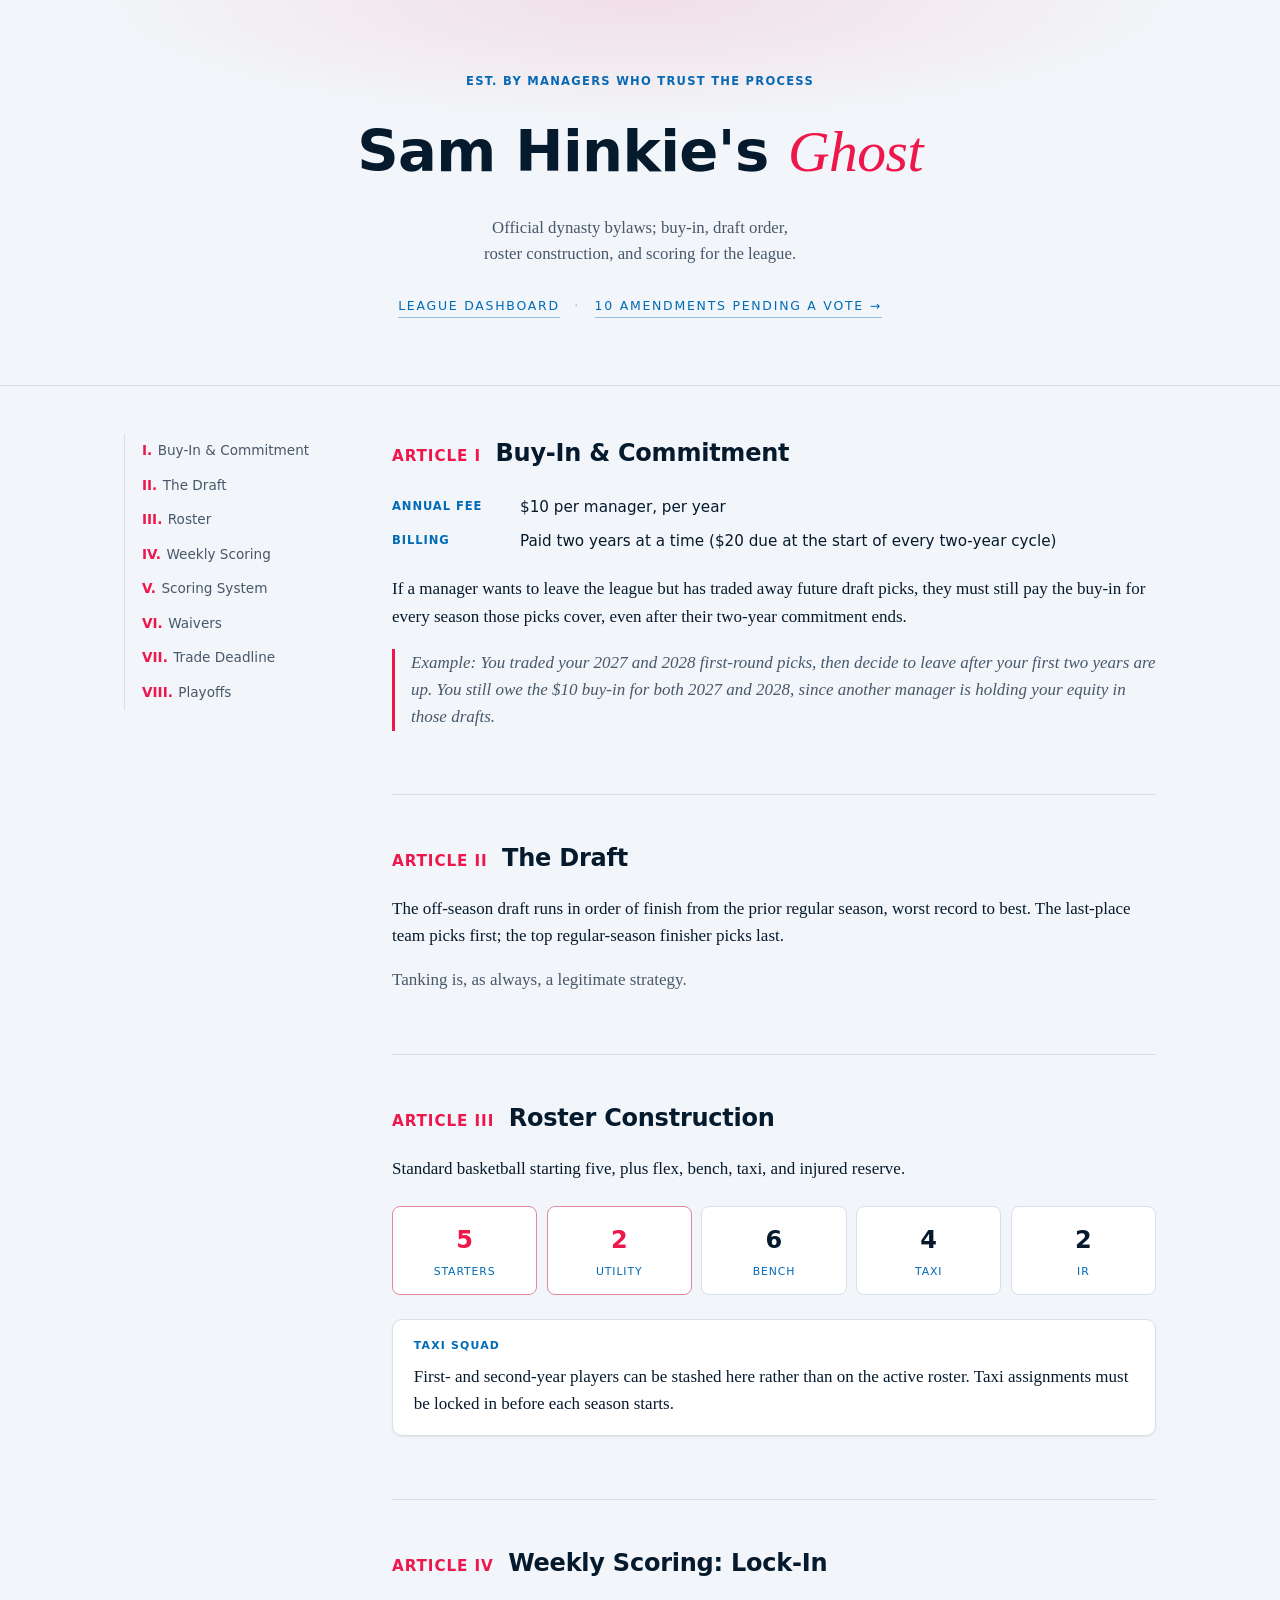
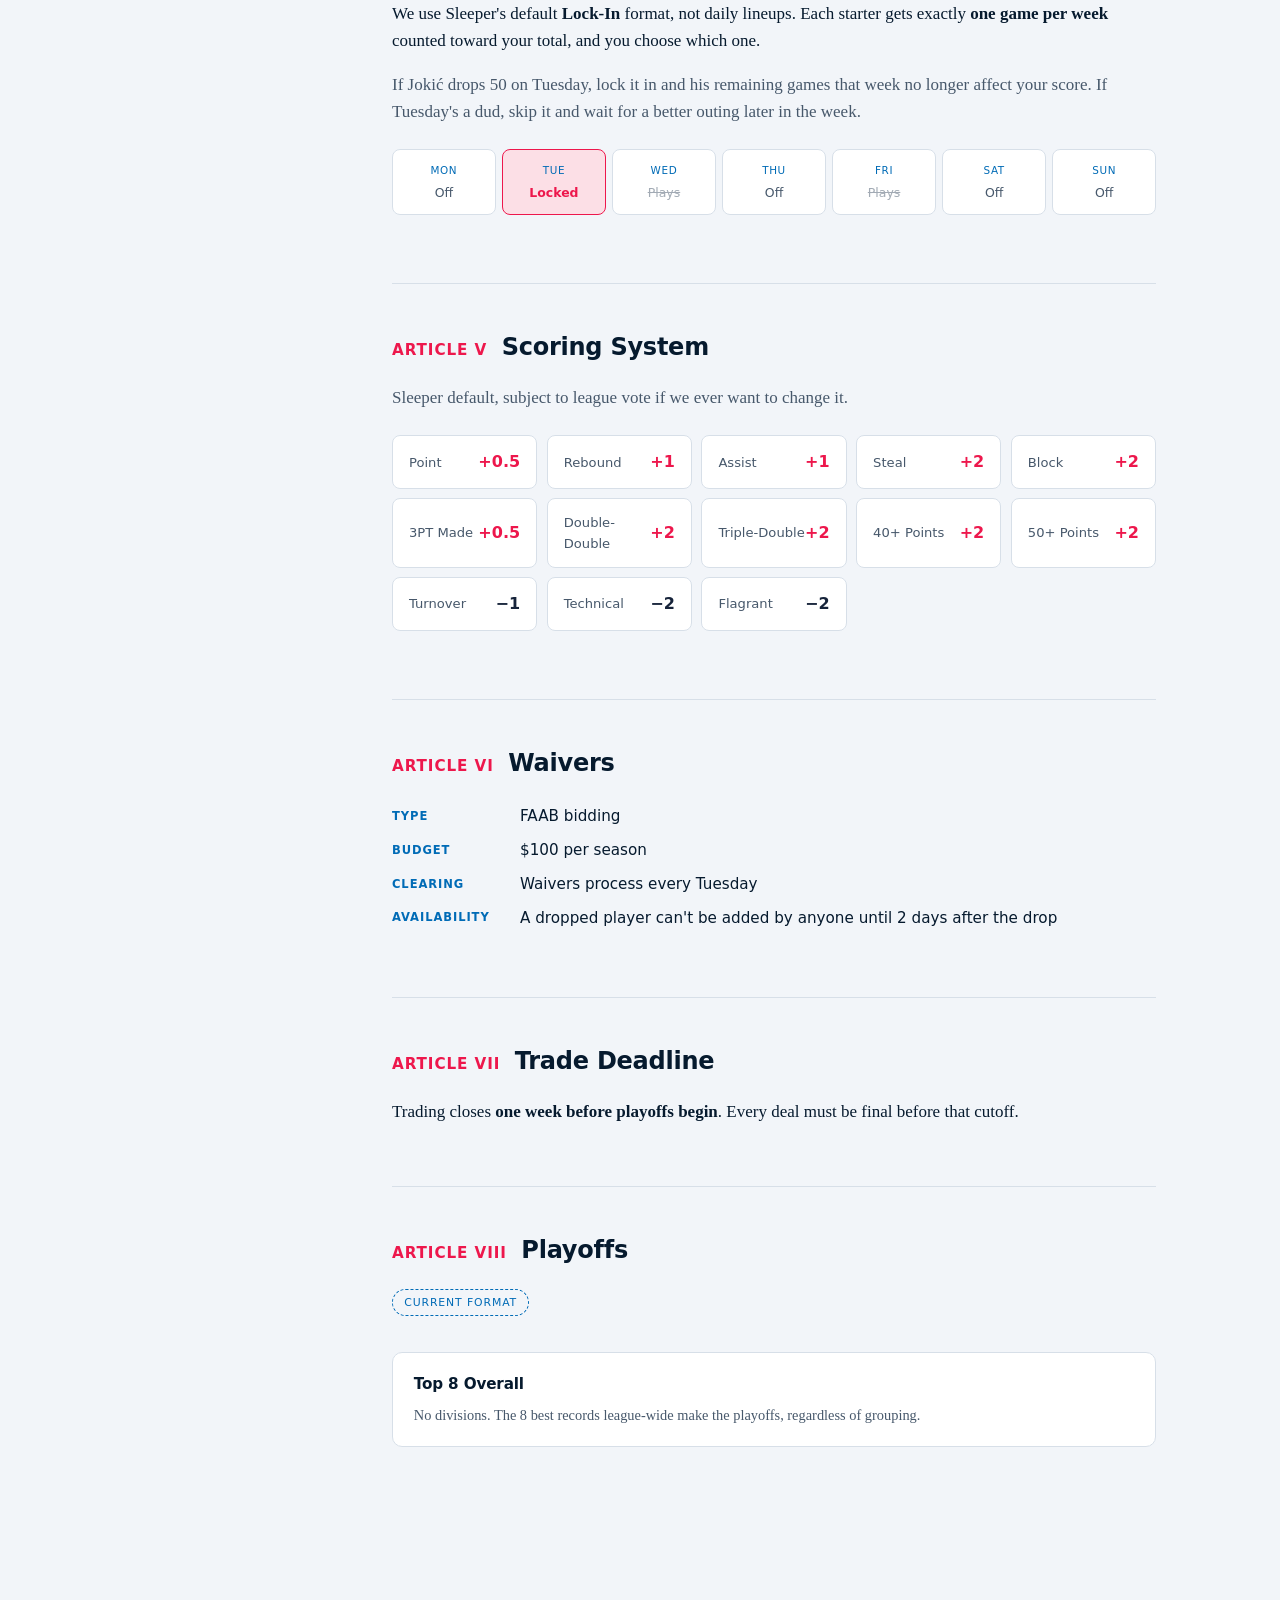
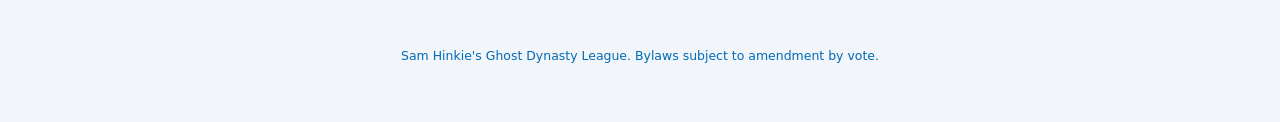
<file: index.html>
<!doctype html>
<html lang="en">
  <head>
    <meta charset="UTF-8" />
    <meta name="viewport" content="width=device-width, initial-scale=1.0" />
    <title>Sam Hinkie's Ghost. Dynasty Basketball Bylaws</title>
    <link rel="stylesheet" href="styles/tokens.css" />
    <link rel="stylesheet" href="styles/base.css" />
    <link rel="stylesheet" href="styles/layout.css" />
    <link rel="stylesheet" href="styles/components.css" />
  </head>
  <body>
    <header class="hero">
      <p class="eyebrow label">Est. by managers who trust the process</p>
      <h1 class="title">Sam Hinkie's <span class="ghost-word">Ghost</span></h1>
      <p class="subtitle">
        Official dynasty bylaws; buy-in, draft order, roster construction, and
        scoring for the league.
      </p>
      <p class="tagline">
        <a class="hero-link" href="/dashboard">League dashboard</a>
        <span class="hero-sep" aria-hidden="true">·</span>
        <a class="hero-link" href="/votes">10 amendments pending a vote →</a>
      </p>
    </header>

    <div class="layout">
      <nav class="toc" aria-label="Table of contents">
        <ol>
          <li>
            <a href="#buyin"
              ><span class="roman">I.</span>Buy-In &amp; Commitment</a
            >
          </li>
          <li>
            <a href="#draft"><span class="roman">II.</span>The Draft</a>
          </li>
          <li>
            <a href="#roster"><span class="roman">III.</span>Roster</a>
          </li>
          <li>
            <a href="#lockin"><span class="roman">IV.</span>Weekly Scoring</a>
          </li>
          <li>
            <a href="#points"><span class="roman">V.</span>Scoring System</a>
          </li>
          <li>
            <a href="#waivers"><span class="roman">VI.</span>Waivers</a>
          </li>
          <li>
            <a href="#deadline"
              ><span class="roman">VII.</span>Trade Deadline</a
            >
          </li>
          <li>
            <a href="#playoffs"><span class="roman">VIII.</span>Playoffs</a>
          </li>
        </ol>
      </nav>

      <main>
        <article class="rule" id="buyin">
          <div class="rule-head">
            <span class="rule-num">ARTICLE I</span>
            <h2>Buy-In &amp; Commitment</h2>
          </div>

          <dl class="facts">
            <dt>Annual Fee</dt>
            <dd>$10 per manager, per year</dd>
            <dt>Billing</dt>
            <dd>
              Paid two years at a time ($20 due at the start of every two-year
              cycle)
            </dd>
          </dl>

          <p>
            If a manager wants to leave the league but has traded away future
            draft picks, they must still pay the buy-in for every season those
            picks cover, even after their two-year commitment ends.
          </p>

          <div class="example">
            Example: You traded your 2027 and 2028 first-round picks, then
            decide to leave after your first two years are up. You still owe the
            $10 buy-in for both 2027 and 2028, since another manager is holding
            your equity in those drafts.
          </div>
        </article>

        <article class="rule" id="draft">
          <div class="rule-head">
            <span class="rule-num">ARTICLE II</span>
            <h2>The Draft</h2>
          </div>
          <p>
            The off-season draft runs in order of finish from the prior regular
            season, worst record to best. The last-place team picks first; the
            top regular-season finisher picks last.
          </p>
          <p class="soft">Tanking is, as always, a legitimate strategy.</p>
        </article>

        <article class="rule" id="roster">
          <div class="rule-head">
            <span class="rule-num">ARTICLE III</span>
            <h2>Roster Construction</h2>
          </div>
          <p>
            Standard basketball starting five, plus flex, bench, taxi, and
            injured reserve.
          </p>

          <div class="roster">
            <div class="slot accent">
              <span class="count">5</span><span class="name">Starters</span>
            </div>
            <div class="slot accent">
              <span class="count">2</span><span class="name">Utility</span>
            </div>
            <div class="slot">
              <span class="count">6</span><span class="name">Bench</span>
            </div>
            <div class="slot">
              <span class="count">4</span><span class="name">Taxi</span>
            </div>
            <div class="slot">
              <span class="count">2</span><span class="name">IR</span>
            </div>
          </div>

          <div class="callout">
            <span class="label">Taxi squad</span>
            First- and second-year players can be stashed here rather than on
            the active roster. Taxi assignments must be locked in before each
            season starts.
          </div>
        </article>

        <article class="rule" id="lockin">
          <div class="rule-head">
            <span class="rule-num">ARTICLE IV</span>
            <h2>Weekly Scoring: Lock-In</h2>
          </div>
          <p>
            We use Sleeper's default <strong>Lock-In</strong> format, not daily
            lineups. Each starter gets exactly
            <strong>one game per week</strong> counted toward your total, and
            you choose which one.
          </p>

          <p class="soft">
            If Jokić drops 50 on Tuesday, lock it in and his remaining games
            that week no longer affect your score. If Tuesday's a dud, skip it
            and wait for a better outing later in the week.
          </p>

          <div class="week-strip">
            <div class="day">
              <span class="d">Mon</span><span class="g">Off</span>
            </div>
            <div class="day locked">
              <span class="d">Tue</span><span class="g">Locked</span>
            </div>
            <div class="day skip">
              <span class="d">Wed</span><span class="g">Plays</span>
            </div>
            <div class="day">
              <span class="d">Thu</span><span class="g">Off</span>
            </div>
            <div class="day skip">
              <span class="d">Fri</span><span class="g">Plays</span>
            </div>
            <div class="day">
              <span class="d">Sat</span><span class="g">Off</span>
            </div>
            <div class="day">
              <span class="d">Sun</span><span class="g">Off</span>
            </div>
          </div>
        </article>

        <article class="rule" id="points">
          <div class="rule-head">
            <span class="rule-num">ARTICLE V</span>
            <h2>Scoring System</h2>
          </div>
          <p class="soft">
            Sleeper default, subject to league vote if we ever want to change
            it.
          </p>

          <div class="scoring">
            <div class="stat pos">
              <span class="name">Point</span><span class="val">+0.5</span>
            </div>
            <div class="stat pos">
              <span class="name">Rebound</span><span class="val">+1</span>
            </div>
            <div class="stat pos">
              <span class="name">Assist</span><span class="val">+1</span>
            </div>
            <div class="stat pos">
              <span class="name">Steal</span><span class="val">+2</span>
            </div>
            <div class="stat pos">
              <span class="name">Block</span><span class="val">+2</span>
            </div>
            <div class="stat pos">
              <span class="name">3PT Made</span><span class="val">+0.5</span>
            </div>
            <div class="stat pos">
              <span class="name">Double-Double</span><span class="val">+2</span>
            </div>
            <div class="stat pos">
              <span class="name">Triple-Double</span><span class="val">+2</span>
            </div>
            <div class="stat pos">
              <span class="name">40+ Points</span><span class="val">+2</span>
            </div>
            <div class="stat pos">
              <span class="name">50+ Points</span><span class="val">+2</span>
            </div>
            <div class="stat neg">
              <span class="name">Turnover</span><span class="val">−1</span>
            </div>
            <div class="stat neg">
              <span class="name">Technical</span><span class="val">−2</span>
            </div>
            <div class="stat neg">
              <span class="name">Flagrant</span><span class="val">−2</span>
            </div>
          </div>
        </article>

        <article class="rule" id="waivers">
          <div class="rule-head">
            <span class="rule-num">ARTICLE VI</span>
            <h2>Waivers</h2>
          </div>
          <dl class="facts">
            <dt>Type</dt>
            <dd>FAAB bidding</dd>
            <dt>Budget</dt>
            <dd>$100 per season</dd>
            <dt>Clearing</dt>
            <dd>Waivers process every Tuesday</dd>
            <dt>Availability</dt>
            <dd>
              A dropped player can't be added by anyone until 2 days after the
              drop
            </dd>
          </dl>
        </article>

        <article class="rule" id="deadline">
          <div class="rule-head">
            <span class="rule-num">ARTICLE VII</span>
            <h2>Trade Deadline</h2>
          </div>
          <p>
            Trading closes <strong>one week before playoffs begin</strong>.
            Every deal must be final before that cutoff.
          </p>
        </article>

        <article class="rule" id="playoffs">
          <div class="rule-head">
            <span class="rule-num">ARTICLE VIII</span>
            <h2>Playoffs</h2>
          </div>

          <span class="decision-flag">Current Format</span>

          <div class="formats">
            <div class="format-card">
              <h3>Top 8 Overall</h3>
              <p>
                No divisions. The 8 best records league-wide make the playoffs,
                regardless of grouping.
              </p>
            </div>
          </div>
        </article>
      </main>
    </div>

    <footer>
      Sam Hinkie's Ghost Dynasty League. Bylaws subject to amendment by vote.
    </footer>
  </body>
</html>
</file>
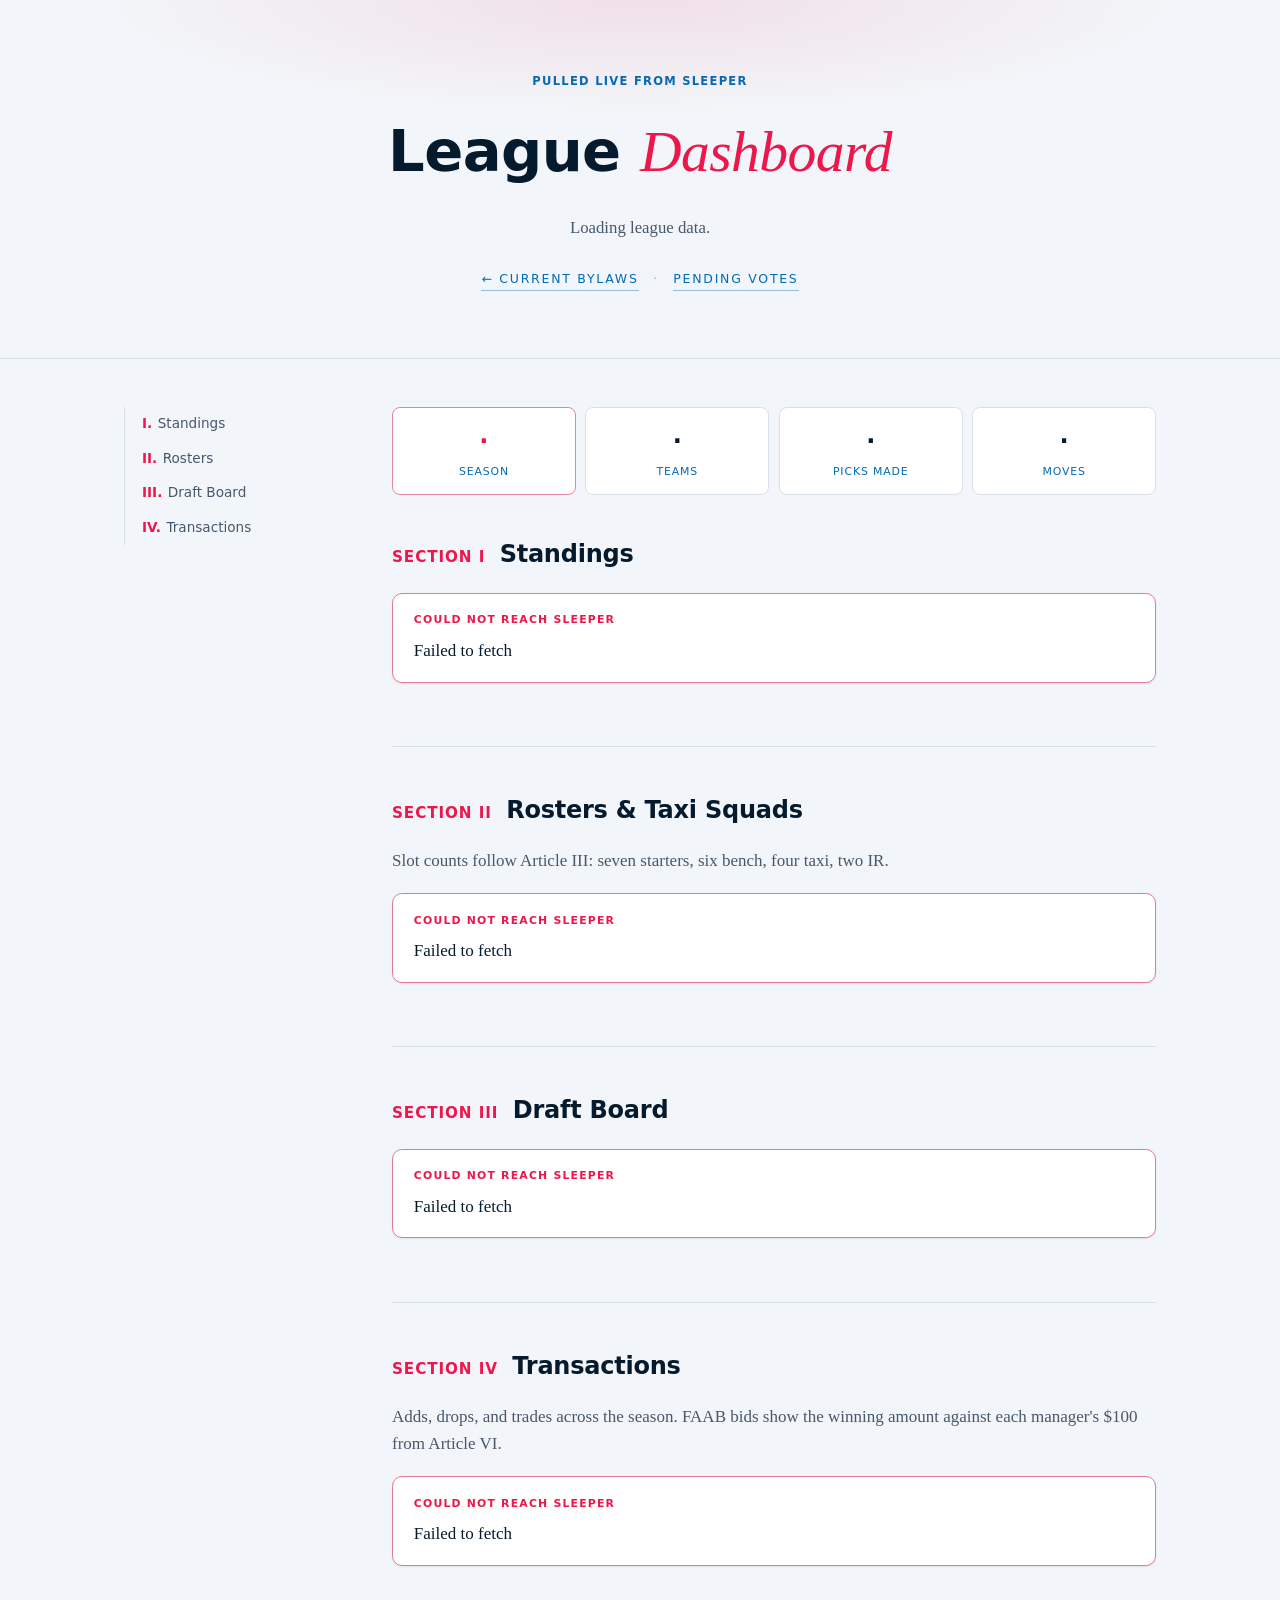
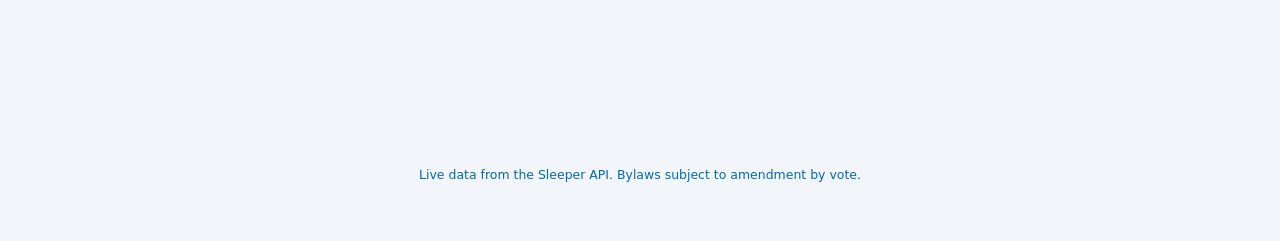
<file: dashboard/index.html>
<!doctype html>
<html lang="en">
  <head>
    <meta charset="UTF-8" />
    <meta name="viewport" content="width=device-width, initial-scale=1.0" />
    <title>League Dashboard | Sam Hinkie's Ghost</title>
    <meta
      name="description"
      content="Live standings, rosters, draft results, and transactions for the Sam Hinkie's Ghost dynasty league."
    />
    <link rel="preconnect" href="https://api.sleeper.app" crossorigin />
    <link rel="preconnect" href="https://sleepercdn.com" crossorigin />
    <link rel="preload" href="../data/players.json" as="fetch" />
    <link rel="stylesheet" href="../styles/tokens.css" />
    <link rel="stylesheet" href="../styles/base.css" />
    <link rel="stylesheet" href="../styles/layout.css" />
    <link rel="stylesheet" href="../styles/components.css" />
    <link rel="stylesheet" href="../styles/dashboard.css" />
    <script type="module" src="../scripts/dashboard.js"></script>
  </head>
  <body>
    <header class="hero">
      <p class="eyebrow label">Pulled live from Sleeper</p>
      <h1 class="title">League <span class="ghost-word">Dashboard</span></h1>
      <p class="subtitle" data-league-status>Loading league data.</p>
      <p class="tagline">
        <a class="hero-link" href="/">← Current bylaws</a>
        <span class="hero-sep" aria-hidden="true">·</span>
        <a class="hero-link" href="/votes">Pending votes</a>
      </p>
    </header>

    <div class="layout">
      <nav class="toc" aria-label="Dashboard sections">
        <ol>
          <li>
            <a href="#standings"><span class="roman">I.</span>Standings</a>
          </li>
          <li>
            <a href="#rosters"><span class="roman">II.</span>Rosters</a>
          </li>
          <li>
            <a href="#draft"><span class="roman">III.</span>Draft Board</a>
          </li>
          <li>
            <a href="#transactions"
              ><span class="roman">IV.</span>Transactions</a
            >
          </li>
        </ol>
      </nav>

      <main>
        <div class="summary">
          <div class="tally accent">
            <span class="count" data-count="season">&middot;</span>
            <span class="name">Season</span>
          </div>
          <div class="tally">
            <span class="count" data-count="teams">&middot;</span>
            <span class="name">Teams</span>
          </div>
          <div class="tally">
            <span class="count" data-count="picks">&middot;</span>
            <span class="name">Picks Made</span>
          </div>
          <div class="tally">
            <span class="count" data-count="moves">&middot;</span>
            <span class="name">Moves</span>
          </div>
        </div>

        <article class="rule" id="standings">
          <div class="rule-head">
            <span class="rule-num">SECTION I</span>
            <h2>Standings</h2>
          </div>
          <div data-slot>
            <p class="skeleton-note soft">Loading standings.</p>
          </div>
        </article>

        <article class="rule" id="rosters">
          <div class="rule-head">
            <span class="rule-num">SECTION II</span>
            <h2>Rosters &amp; Taxi Squads</h2>
          </div>
          <p class="soft">
            Slot counts follow Article III: seven starters, six bench, four
            taxi, two IR.
          </p>
          <div data-slot>
            <p class="skeleton-note soft">Loading rosters.</p>
          </div>
        </article>

        <article class="rule" id="draft">
          <div class="rule-head">
            <span class="rule-num">SECTION III</span>
            <h2>Draft Board</h2>
          </div>
          <div data-slot>
            <p class="skeleton-note soft">Loading draft results.</p>
          </div>
        </article>

        <article class="rule" id="transactions">
          <div class="rule-head">
            <span class="rule-num">SECTION IV</span>
            <h2>Transactions</h2>
          </div>
          <p class="soft">
            Adds, drops, and trades across the season. FAAB bids show the
            winning amount against each manager's $100 from Article VI.
          </p>
          <div data-slot>
            <p class="skeleton-note soft">Loading transactions.</p>
          </div>
        </article>
      </main>
    </div>

    <footer>
      Live data from the Sleeper API. Bylaws subject to amendment by vote.
    </footer>
  </body>
</html>
</file>
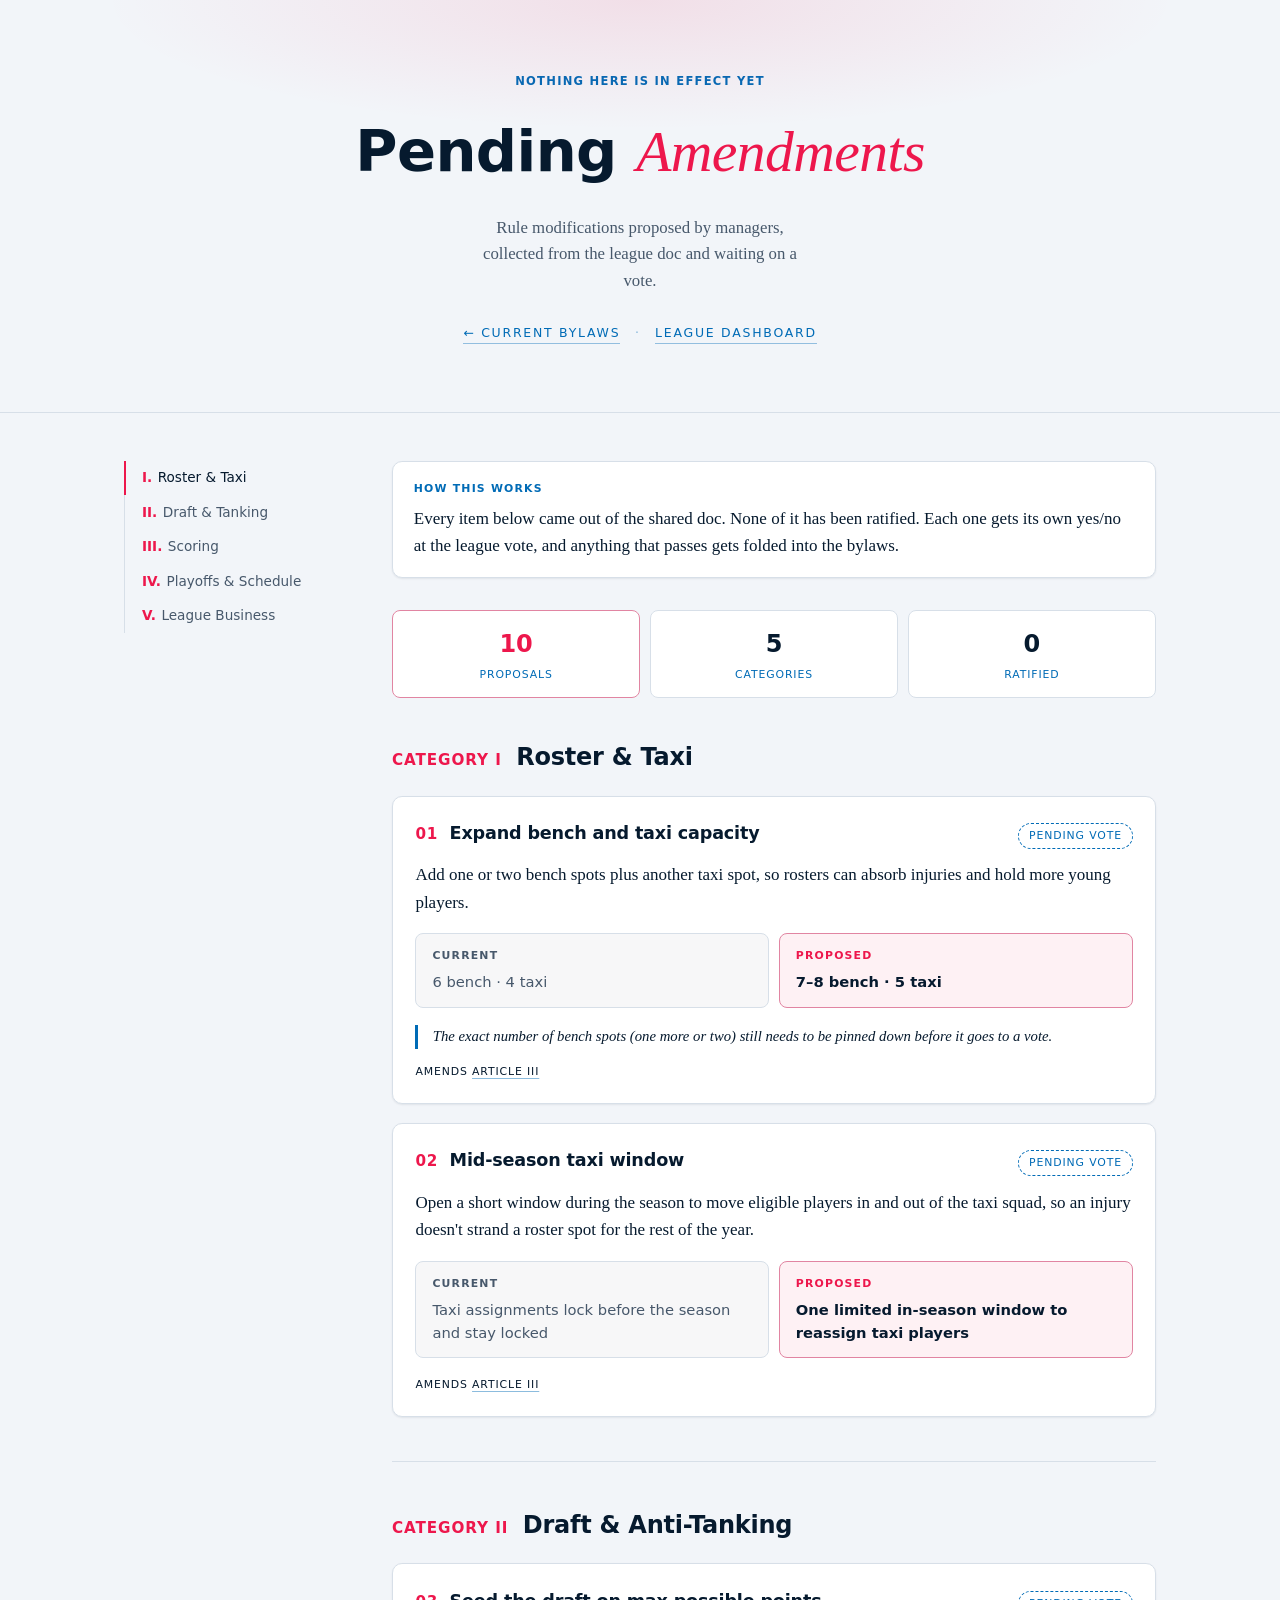
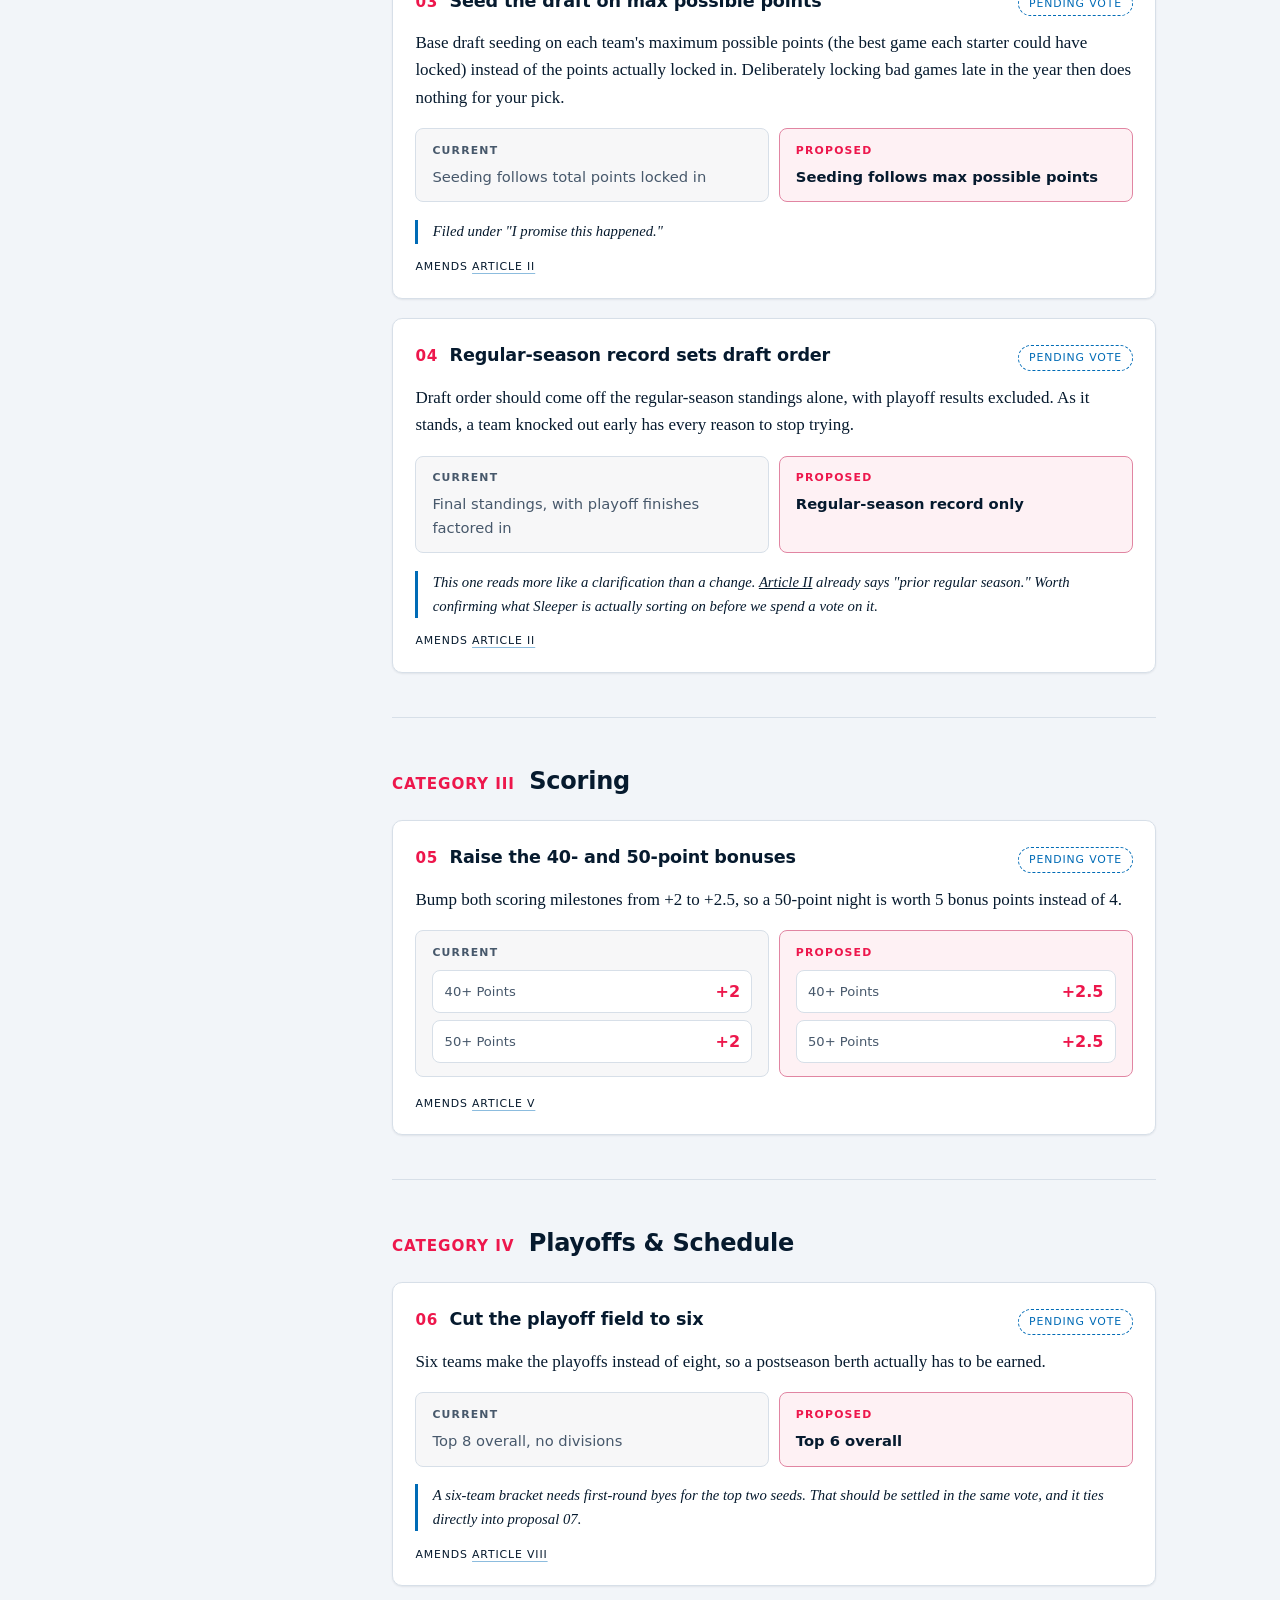
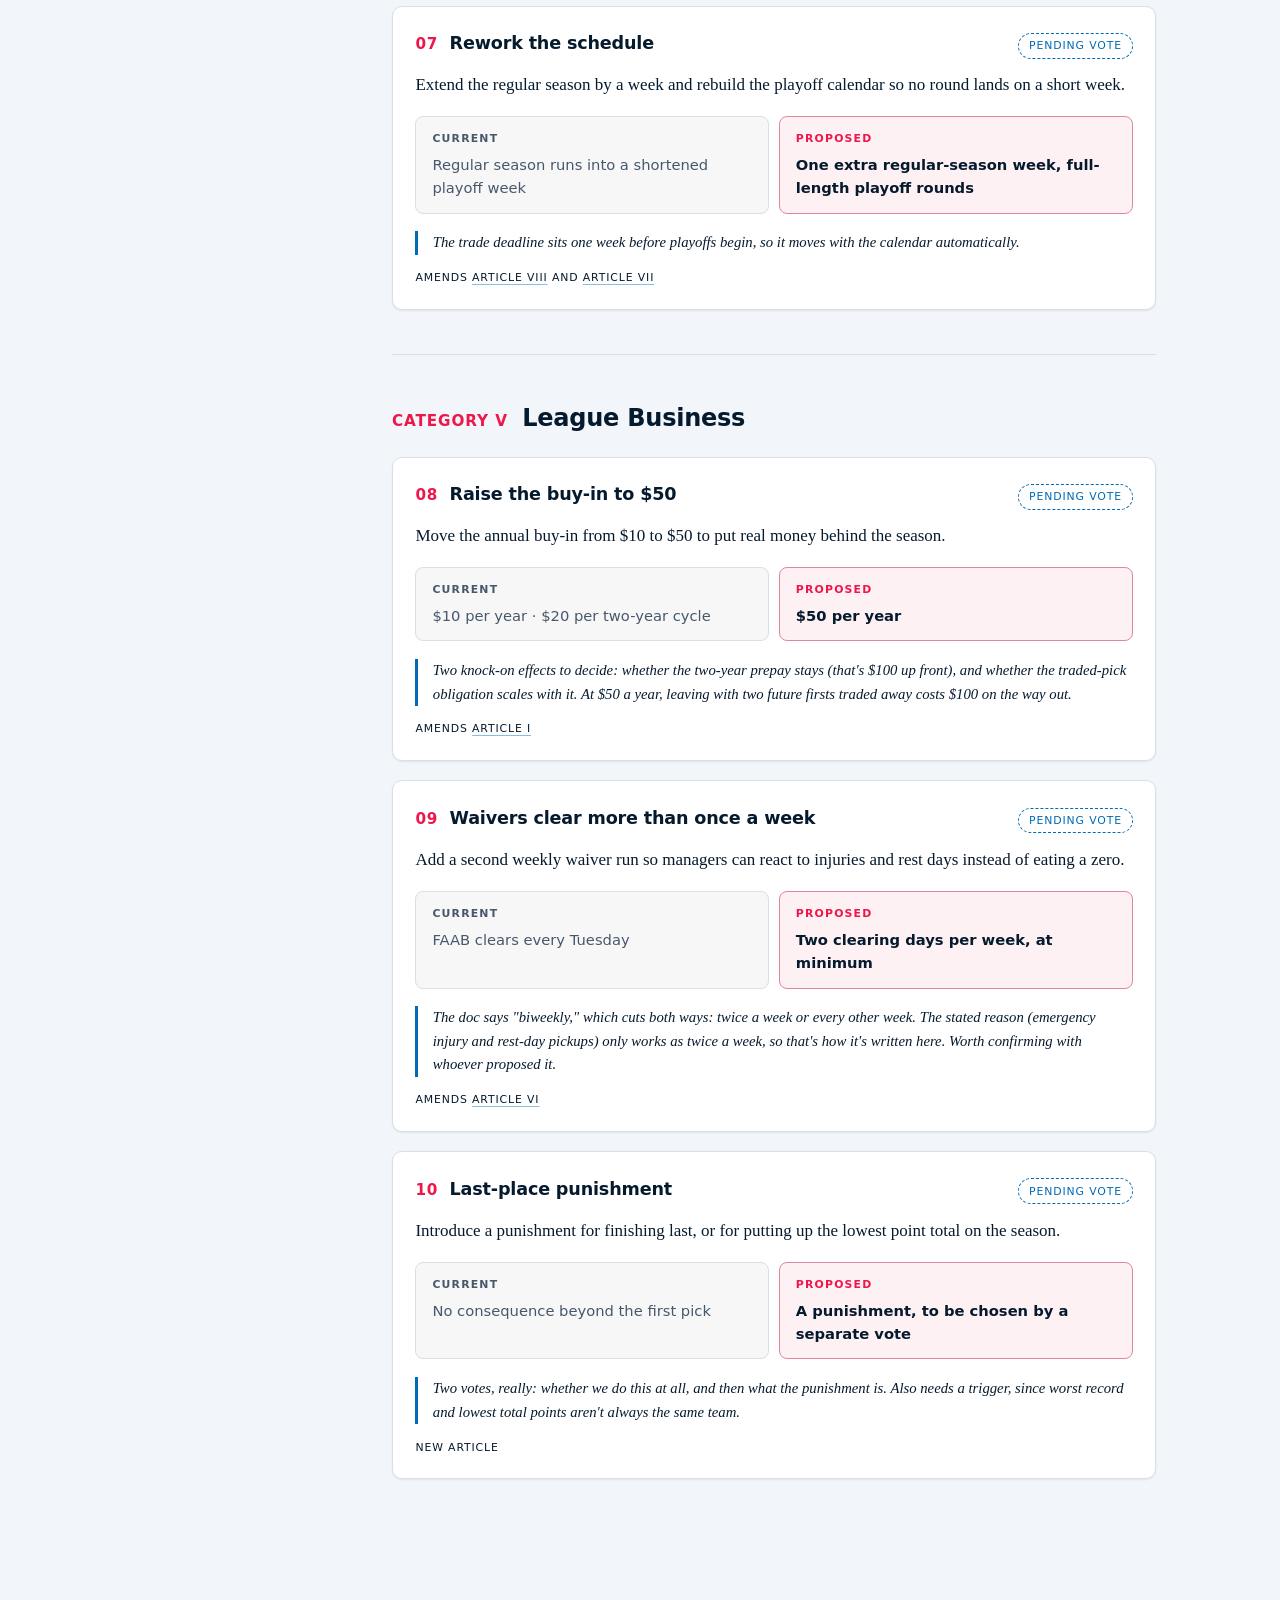
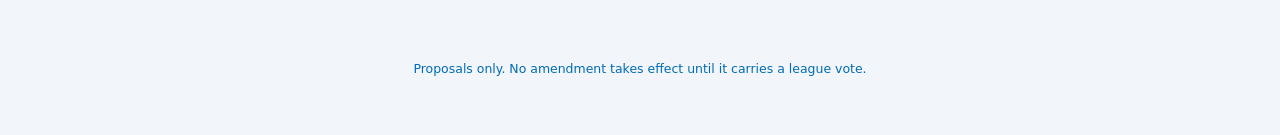
<file: votes/index.html>
<!doctype html>
<html lang="en">
  <head>
    <meta charset="UTF-8" />
    <meta name="viewport" content="width=device-width, initial-scale=1.0" />
    <title>Pending Amendments | Sam Hinkie's Ghost</title>
    <meta
      name="description"
      content="Rule modifications proposed by league members, pending a vote."
    />
    <link rel="stylesheet" href="../styles/tokens.css" />
    <link rel="stylesheet" href="../styles/base.css" />
    <link rel="stylesheet" href="../styles/layout.css" />
    <link rel="stylesheet" href="../styles/components.css" />
    <link rel="stylesheet" href="../styles/votes.css" />
    <script type="module" src="../scripts/votes.js"></script>
  </head>
  <body>
    <header class="hero">
      <p class="eyebrow label">Nothing here is in effect yet</p>
      <h1 class="title">Pending <span class="ghost-word">Amendments</span></h1>
      <p class="subtitle">
        Rule modifications proposed by managers, collected from the league doc
        and waiting on a vote.
      </p>
      <p class="tagline">
        <a class="hero-link" href="/">← Current bylaws</a>
        <span class="hero-sep" aria-hidden="true">·</span>
        <a class="hero-link" href="/dashboard">League dashboard</a>
      </p>
    </header>

    <div class="layout">
      <nav class="toc" aria-label="Proposal categories">
        <ol>
          <li>
            <a href="#roster"><span class="roman">I.</span>Roster &amp; Taxi</a>
          </li>
          <li>
            <a href="#draft"
              ><span class="roman">II.</span>Draft &amp; Tanking</a
            >
          </li>
          <li>
            <a href="#scoring"><span class="roman">III.</span>Scoring</a>
          </li>
          <li>
            <a href="#schedule"
              ><span class="roman">IV.</span>Playoffs &amp; Schedule</a
            >
          </li>
          <li>
            <a href="#business"
              ><span class="roman">V.</span>League Business</a
            >
          </li>
        </ol>
      </nav>

      <main>
        <div class="callout intro">
          <span class="label">How this works</span>
          Every item below came out of the shared doc. None of it has been
          ratified. Each one gets its own yes/no at the league vote, and
          anything that passes gets folded into the bylaws.
        </div>

        <div class="summary" role="group" aria-label="Proposal counts">
          <div class="tally accent">
            <span class="count" data-count="proposals">10</span>
            <span class="name">Proposals</span>
          </div>
          <div class="tally">
            <span class="count" data-count="categories">5</span>
            <span class="name">Categories</span>
          </div>
          <div class="tally">
            <span class="count">0</span>
            <span class="name">Ratified</span>
          </div>
        </div>

        <section class="rule" id="roster" aria-labelledby="roster-h">
          <div class="rule-head">
            <span class="rule-num">CATEGORY I</span>
            <h2 id="roster-h">Roster &amp; Taxi</h2>
          </div>

          <article class="proposal">
            <div class="proposal-head">
              <span class="proposal-num">01</span>
              <h3>Expand bench and taxi capacity</h3>
              <span class="pending">Pending vote</span>
            </div>
            <p>
              Add one or two bench spots plus another taxi spot, so rosters can
              absorb injuries and hold more young players.
            </p>
            <div class="compare">
              <div class="side now">
                <span class="label">Current</span>
                <p>6 bench · 4 taxi</p>
              </div>
              <div class="side next">
                <span class="label">Proposed</span>
                <p>7–8 bench · 5 taxi</p>
              </div>
            </div>
            <p class="note">
              The exact number of bench spots (one more or two) still needs to
              be pinned down before it goes to a vote.
            </p>
            <p class="amends">Amends <a href="/#roster">Article III</a></p>
          </article>

          <article class="proposal">
            <div class="proposal-head">
              <span class="proposal-num">02</span>
              <h3>Mid-season taxi window</h3>
              <span class="pending">Pending vote</span>
            </div>
            <p>
              Open a short window during the season to move eligible players in
              and out of the taxi squad, so an injury doesn't strand a roster
              spot for the rest of the year.
            </p>
            <div class="compare">
              <div class="side now">
                <span class="label">Current</span>
                <p>Taxi assignments lock before the season and stay locked</p>
              </div>
              <div class="side next">
                <span class="label">Proposed</span>
                <p>One limited in-season window to reassign taxi players</p>
              </div>
            </div>
            <p class="amends">Amends <a href="/#roster">Article III</a></p>
          </article>
        </section>

        <section class="rule" id="draft" aria-labelledby="draft-h">
          <div class="rule-head">
            <span class="rule-num">CATEGORY II</span>
            <h2 id="draft-h">Draft &amp; Anti-Tanking</h2>
          </div>

          <article class="proposal">
            <div class="proposal-head">
              <span class="proposal-num">03</span>
              <h3>Seed the draft on max possible points</h3>
              <span class="pending">Pending vote</span>
            </div>
            <p>
              Base draft seeding on each team's maximum possible points (the
              best game each starter could have locked) instead of the points
              actually locked in. Deliberately locking bad games late in the
              year then does nothing for your pick.
            </p>
            <div class="compare">
              <div class="side now">
                <span class="label">Current</span>
                <p>Seeding follows total points locked in</p>
              </div>
              <div class="side next">
                <span class="label">Proposed</span>
                <p>Seeding follows max possible points</p>
              </div>
            </div>
            <p class="note">
              Filed under "I promise this happened."
            </p>
            <p class="amends">Amends <a href="/#draft">Article II</a></p>
          </article>

          <article class="proposal">
            <div class="proposal-head">
              <span class="proposal-num">04</span>
              <h3>Regular-season record sets draft order</h3>
              <span class="pending">Pending vote</span>
            </div>
            <p>
              Draft order should come off the regular-season standings alone,
              with playoff results excluded. As it stands, a team knocked out
              early has every reason to stop trying.
            </p>
            <div class="compare">
              <div class="side now">
                <span class="label">Current</span>
                <p>Final standings, with playoff finishes factored in</p>
              </div>
              <div class="side next">
                <span class="label">Proposed</span>
                <p>Regular-season record only</p>
              </div>
            </div>
            <p class="note">
              This one reads more like a clarification than a change.
              <a href="/#draft">Article II</a> already says "prior regular
              season." Worth confirming what Sleeper is actually sorting on
              before we spend a vote on it.
            </p>
            <p class="amends">Amends <a href="/#draft">Article II</a></p>
          </article>
        </section>

        <section class="rule" id="scoring" aria-labelledby="scoring-h">
          <div class="rule-head">
            <span class="rule-num">CATEGORY III</span>
            <h2 id="scoring-h">Scoring</h2>
          </div>

          <article class="proposal">
            <div class="proposal-head">
              <span class="proposal-num">05</span>
              <h3>Raise the 40- and 50-point bonuses</h3>
              <span class="pending">Pending vote</span>
            </div>
            <p>
              Bump both scoring milestones from +2 to +2.5, so a 50-point night
              is worth 5 bonus points instead of 4.
            </p>
            <div class="compare">
              <div class="side now">
                <span class="label">Current</span>
                <div class="scoring">
                  <div class="stat pos">
                    <span class="name">40+ Points</span
                    ><span class="val">+2</span>
                  </div>
                  <div class="stat pos">
                    <span class="name">50+ Points</span
                    ><span class="val">+2</span>
                  </div>
                </div>
              </div>
              <div class="side next">
                <span class="label">Proposed</span>
                <div class="scoring">
                  <div class="stat pos">
                    <span class="name">40+ Points</span
                    ><span class="val">+2.5</span>
                  </div>
                  <div class="stat pos">
                    <span class="name">50+ Points</span
                    ><span class="val">+2.5</span>
                  </div>
                </div>
              </div>
            </div>
            <p class="amends">Amends <a href="/#points">Article V</a></p>
          </article>
        </section>

        <section class="rule" id="schedule" aria-labelledby="schedule-h">
          <div class="rule-head">
            <span class="rule-num">CATEGORY IV</span>
            <h2 id="schedule-h">Playoffs &amp; Schedule</h2>
          </div>

          <article class="proposal">
            <div class="proposal-head">
              <span class="proposal-num">06</span>
              <h3>Cut the playoff field to six</h3>
              <span class="pending">Pending vote</span>
            </div>
            <p>
              Six teams make the playoffs instead of eight, so a postseason
              berth actually has to be earned.
            </p>
            <div class="compare">
              <div class="side now">
                <span class="label">Current</span>
                <p>Top 8 overall, no divisions</p>
              </div>
              <div class="side next">
                <span class="label">Proposed</span>
                <p>Top 6 overall</p>
              </div>
            </div>
            <p class="note">
              A six-team bracket needs first-round byes for the top two seeds.
              That should be settled in the same vote, and it ties directly into
              proposal 07.
            </p>
            <p class="amends">Amends <a href="/#playoffs">Article VIII</a></p>
          </article>

          <article class="proposal">
            <div class="proposal-head">
              <span class="proposal-num">07</span>
              <h3>Rework the schedule</h3>
              <span class="pending">Pending vote</span>
            </div>
            <p>
              Extend the regular season by a week and rebuild the playoff
              calendar so no round lands on a short week.
            </p>
            <div class="compare">
              <div class="side now">
                <span class="label">Current</span>
                <p>Regular season runs into a shortened playoff week</p>
              </div>
              <div class="side next">
                <span class="label">Proposed</span>
                <p>One extra regular-season week, full-length playoff rounds</p>
              </div>
            </div>
            <p class="note">
              The trade deadline sits one week before playoffs begin, so it
              moves with the calendar automatically.
            </p>
            <p class="amends">
              Amends <a href="/#playoffs">Article VIII</a> and
              <a href="/#deadline">Article VII</a>
            </p>
          </article>
        </section>

        <section class="rule" id="business" aria-labelledby="business-h">
          <div class="rule-head">
            <span class="rule-num">CATEGORY V</span>
            <h2 id="business-h">League Business</h2>
          </div>

          <article class="proposal">
            <div class="proposal-head">
              <span class="proposal-num">08</span>
              <h3>Raise the buy-in to $50</h3>
              <span class="pending">Pending vote</span>
            </div>
            <p>
              Move the annual buy-in from $10 to $50 to put real money behind
              the season.
            </p>
            <div class="compare">
              <div class="side now">
                <span class="label">Current</span>
                <p>$10 per year · $20 per two-year cycle</p>
              </div>
              <div class="side next">
                <span class="label">Proposed</span>
                <p>$50 per year</p>
              </div>
            </div>
            <p class="note">
              Two knock-on effects to decide: whether the two-year prepay stays
              (that's $100 up front), and whether the traded-pick obligation
              scales with it. At $50 a year, leaving with two future firsts
              traded away costs $100 on the way out.
            </p>
            <p class="amends">Amends <a href="/#buyin">Article I</a></p>
          </article>

          <article class="proposal">
            <div class="proposal-head">
              <span class="proposal-num">09</span>
              <h3>Waivers clear more than once a week</h3>
              <span class="pending">Pending vote</span>
            </div>
            <p>
              Add a second weekly waiver run so managers can react to injuries
              and rest days instead of eating a zero.
            </p>
            <div class="compare">
              <div class="side now">
                <span class="label">Current</span>
                <p>FAAB clears every Tuesday</p>
              </div>
              <div class="side next">
                <span class="label">Proposed</span>
                <p>Two clearing days per week, at minimum</p>
              </div>
            </div>
            <p class="note">
              The doc says "biweekly," which cuts both ways: twice a week or
              every other week. The stated reason (emergency injury and rest-day
              pickups) only works as twice a week, so that's how it's written
              here. Worth confirming with whoever proposed it.
            </p>
            <p class="amends">Amends <a href="/#waivers">Article VI</a></p>
          </article>

          <article class="proposal">
            <div class="proposal-head">
              <span class="proposal-num">10</span>
              <h3>Last-place punishment</h3>
              <span class="pending">Pending vote</span>
            </div>
            <p>
              Introduce a punishment for finishing last, or for putting up the
              lowest point total on the season.
            </p>
            <div class="compare">
              <div class="side now">
                <span class="label">Current</span>
                <p>No consequence beyond the first pick</p>
              </div>
              <div class="side next">
                <span class="label">Proposed</span>
                <p>A punishment, to be chosen by a separate vote</p>
              </div>
            </div>
            <p class="note">
              Two votes, really: whether we do this at all, and then what the
              punishment is. Also needs a trigger, since worst record and
              lowest total points aren't always the same team.
            </p>
            <p class="amends">New article</p>
          </article>
        </section>
      </main>
    </div>

    <footer>
      Proposals only. No amendment takes effect until it carries a league vote.
    </footer>
  </body>
</html>
</file>
<file: styles/tokens.css>
/* Design tokens: colors, typography, spacing, radii. */

:root {
  color-scheme: light dark;

  /* Palette: light value first, dark value second. */
  --bg: light-dark(#f2f5f9, #0a1929);
  --bg-raised: light-dark(#ffffff, #10233a);
  --ink: light-dark(#061a2e, #eaf1f8);
  --ink-soft: light-dark(#47586b, #94a9c0);
  --line: light-dark(#d7dfe8, #253850);
  --accent: light-dark(#ed174c, #ff3d68);
  --accent-ink: light-dark(#ffffff, #0a1929);
  --ghost: light-dark(#006bb6, #4da8e0);
  --ghost-soft: light-dark(#e8f1fa, #16283d);
  --neg: light-dark(#16233a, #6e85a6);
  --shadow: light-dark(rgb(6 26 46 / 0.08), rgb(0 0 0 / 0.4));

  /* Typography */
  --font-body:
    "Iowan Old Style", "Palatino Linotype", Palatino, Georgia,
    "Times New Roman", serif;
  --font-ui: ui-sans-serif, system-ui, -apple-system, "Segoe UI", sans-serif;
  --text-micro: 0.68rem;
  --text-small: 0.85rem;
  --text-base: 1.0625rem;

  /* Spacing & shape */
  --gutter: 1.5rem;
  --measure: 67.5rem;
  --radius-sm: 0.5rem;
  --radius-md: 0.625rem;
  --radius-pill: 999px;
}

/* Explicit theme choice overrides the OS preference. */
:root[data-theme="light"] {
  color-scheme: light;
}

:root[data-theme="dark"] {
  color-scheme: dark;
}
</file>
<file: styles/base.css>
/* Element defaults and shared utilities. */

*,
*::before,
*::after {
  box-sizing: border-box;
}

html {
  scroll-behavior: smooth;
}

body {
  margin: 0;
  background: var(--bg);
  color: var(--ink);
  font-family: var(--font-body);
  font-size: var(--text-base);
  line-height: 1.6;
  -webkit-font-smoothing: antialiased;
}

h1,
h2,
h3 {
  font-family: var(--font-ui);
  letter-spacing: -0.01em;
  margin: 0;
}

a {
  color: inherit;
}

:is(a, button, summary):focus-visible {
  outline: 2px solid var(--accent);
  outline-offset: 3px;
}

.label {
  font-family: var(--font-ui);
  text-transform: uppercase;
  letter-spacing: 0.11em;
  font-weight: 700;
}

@media (prefers-reduced-motion: reduce) {
  html {
    scroll-behavior: auto;
  }

  *,
  *::before,
  *::after {
    animation-duration: 0.01ms !important;
    transition-duration: 0.01ms !important;
  }
}
</file>
<file: styles/layout.css>
/* Page frame: hero, sidebar + article column, footer. Mobile-first, Flexbox only. */

.hero {
  position: relative;
  overflow: hidden;
  padding-block: 4.5rem 3.5rem;
  padding-inline: var(--gutter);
  text-align: center;
  border-block-end: 1px solid var(--line);

  &::before {
    content: "";
    position: absolute;
    inset: 0;
    pointer-events: none;
    background: radial-gradient(
      ellipse 60% 45% at 50% 0%,
      color-mix(in srgb, var(--accent) 10%, transparent),
      transparent 70%
    );
  }

  .eyebrow {
    font-size: 0.72rem;
    color: var(--ghost);
    margin-block: 0 1rem;
  }

  .title {
    position: relative;
    font-weight: 800;
    font-size: clamp(2.2rem, 6vw, 3.6rem);
    text-wrap: balance;

    .ghost-word {
      color: var(--accent);
      font-family: var(--font-body);
      font-style: italic;
      font-weight: 400;
    }
  }

  .subtitle {
    margin-block-start: 1rem;
    margin-inline: auto;
    max-inline-size: 40ch;
    color: var(--ink-soft);
    font-size: 1.05rem;
  }

  .tagline {
    margin-block-start: 1.75rem;
    font-family: var(--font-ui);
    font-size: 0.78rem;
    letter-spacing: 0.14em;
    text-transform: uppercase;
    color: var(--ghost);
  }

  .hero-sep {
    color: color-mix(in srgb, currentColor 45%, transparent);
    margin-inline: 0.55rem;
  }

  .hero-link {
    text-decoration: none;
    border-block-end: 1px solid
      color-mix(in srgb, currentColor 40%, transparent);
    padding-block-end: 0.2rem;
    transition: color 0.15s ease, border-color 0.15s ease;

    &:hover {
      color: var(--accent);
      border-block-end-color: currentColor;
    }
  }
}

.layout {
  display: flex;
  flex-direction: column;
  gap: var(--gutter);
  max-inline-size: var(--measure);
  margin-inline: auto;
  padding-block: 3rem 6rem;
  padding-inline: var(--gutter);

  @media (min-width: 54rem) {
    flex-direction: row;
    gap: 3rem;
  }
}

/* Horizontal scroller on small screens, sticky rail from 54rem up. */
.toc {
  font-family: var(--font-ui);
  overflow-x: auto;
  padding-block-end: 0.5rem;

  ol {
    display: flex;
    gap: 0.25rem;
    list-style: none;
    margin: 0;
    padding: 0;
    white-space: nowrap;
    border-block-end: 1px solid var(--line);
  }

  a {
    display: block;
    padding-block: 0.4rem;
    padding-inline: 0.7rem;
    text-decoration: none;
    font-size: var(--text-small);
    color: var(--ink-soft);
    border-block-end: 2px solid transparent;
    transition:
      color 0.15s ease,
      border-color 0.15s ease;

    &:hover {
      color: var(--ink);
      border-block-end-color: var(--ghost);
    }
  }

  .roman {
    color: var(--accent);
    font-weight: 700;
    margin-inline-end: 0.4em;
  }

  @media (min-width: 54rem) {
    flex: 0 0 13.75rem;
    position: sticky;
    inset-block-start: 2rem;
    align-self: start;
    overflow: visible;
    padding-block-end: 0;

    ol {
      flex-direction: column;
      gap: 0;
      white-space: normal;
      border-block-end: none;
      border-inline-start: 1px solid var(--line);
    }

    a {
      padding-inline: 1rem 0;
      margin-inline-start: -1px;
      border-block-end: none;
      border-inline-start: 2px solid transparent;

      &:hover {
        border-inline-start-color: var(--ghost);
      }
    }
  }
}

/* Named container so article components size to this column, not the viewport. */
main {
  flex: 1 1 auto;
  min-inline-size: 0;
  container: content / inline-size;
}

.rule {
  padding-block: 2.75rem;
  border-block-end: 1px solid var(--line);
  scroll-margin-block-start: 2rem;

  &:first-of-type {
    padding-block-start: 0;
  }

  &:last-of-type {
    border-block-end: none;
  }

  p {
    color: var(--ink);

    &.soft {
      color: var(--ink-soft);
    }
  }
}

.rule-head {
  display: flex;
  align-items: baseline;
  gap: 0.9rem;
  margin-block-end: 1.1rem;

  h2 {
    font-weight: 800;
    font-size: 1.5rem;
  }
}

.rule-num {
  font-family: var(--font-ui);
  font-weight: 800;
  font-size: 0.95rem;
  letter-spacing: 0.06em;
  color: var(--accent);
}

footer {
  text-align: center;
  padding-block: 2.5rem 3.5rem;
  padding-inline: var(--gutter);
  font-family: var(--font-ui);
  font-size: 0.78rem;
  color: var(--ghost);
}
</file>
<file: styles/components.css>
/* Reusable blocks inside an article: callouts, fact lists, cards, diagrams. */

.callout {
  background: var(--bg-raised);
  border: 1px solid var(--line);
  border-radius: var(--radius-md);
  padding-block: 1.1rem;
  padding-inline: 1.3rem;
  margin-block: 1.2rem;
  box-shadow: 0 1px 2px var(--shadow);

  .label {
    display: block;
    font-size: var(--text-micro);
    color: var(--ghost);
    margin-block-end: 0.5rem;
  }
}

/* ---------- Headline tallies ---------- */

.summary {
  display: flex;
  flex-wrap: wrap;
  gap: 0.6rem;
  margin-block-end: 2.5rem;
}

.tally {
  flex: 1 1 7rem;
  min-inline-size: 0;
  background: var(--bg-raised);
  border: 1px solid var(--line);
  border-radius: var(--radius-sm);
  padding-block: 0.85rem;
  padding-inline: 0.6rem;
  text-align: center;
  font-family: var(--font-ui);

  .count {
    display: block;
    font-size: 1.5rem;
    font-weight: 800;
    font-variant-numeric: tabular-nums;
    color: var(--ink);
  }

  .name {
    display: block;
    font-size: var(--text-micro);
    text-transform: uppercase;
    letter-spacing: 0.08em;
    color: var(--ghost);
    margin-block-start: 0.2rem;
  }

  &.accent {
    border-color: color-mix(in srgb, var(--accent) 45%, var(--line));

    .count {
      color: var(--accent);
    }
  }
}

.example {
  border-inline-start: 3px solid var(--accent);
  padding-inline-start: 1rem;
  margin-block: 1.2rem;
  color: var(--ink-soft);
  font-style: italic;
}

/* ---------- Fact rows ---------- */

.facts {
  display: flex;
  flex-direction: column;
  gap: 0.15rem;
  margin-block: 1.4rem;
  padding: 0;
  font-family: var(--font-ui);
  font-size: 0.95rem;

  dt {
    color: var(--ghost);
    font-weight: 700;
    font-size: 0.72rem;
    text-transform: uppercase;
    letter-spacing: 0.08em;

    &:not(:first-of-type) {
      margin-block-start: 0.75rem;
    }
  }

  dd {
    margin: 0;
    color: var(--ink);
  }

  @container content (min-width: 34rem) {
    flex-direction: row;
    flex-wrap: wrap;
    row-gap: 0.6rem;
    column-gap: 1.5rem;

    dt {
      flex: 0 0 6.5rem;
      padding-block-start: 0.15rem;
      white-space: nowrap;

      &:not(:first-of-type) {
        margin-block-start: 0;
      }
    }

    /* Basis wide enough that the next term is forced onto a new row. */
    dd {
      flex: 1 1 calc(100% - 9.5rem);
    }
  }
}

/* ---------- Roster slots ---------- */

.roster {
  display: flex;
  flex-wrap: wrap;
  gap: 0.6rem;
  margin-block: 1.5rem;
}

/* Fixed fractional widths keep wrapped slots aligned in columns. */
.slot {
  flex: 0 1 calc(100% / 3 - 0.4rem);
  min-inline-size: 0;
  background: var(--bg-raised);

  @container content (min-width: 24.5rem) {
    flex-basis: calc(25% - 0.45rem);
  }

  @container content (min-width: 30.5rem) {
    flex-basis: calc(20% - 0.48rem);
  }

  border: 1px solid var(--line);
  border-radius: var(--radius-sm);
  padding-block: 0.85rem;
  padding-inline: 0.6rem;
  text-align: center;
  font-family: var(--font-ui);

  .count {
    display: block;
    font-size: 1.5rem;
    font-weight: 800;
    font-variant-numeric: tabular-nums;
    color: var(--ink);
  }

  .name {
    display: block;
    font-size: var(--text-micro);
    text-transform: uppercase;
    letter-spacing: 0.08em;
    color: var(--ghost);
    margin-block-start: 0.2rem;
  }

  &.accent {
    border-color: color-mix(in srgb, var(--accent) 45%, var(--line));

    .count {
      color: var(--accent);
    }
  }
}

/* ---------- Lock-in week strip ---------- */

.week-strip {
  display: flex;
  gap: 0.4rem;
  margin-block: 1.5rem;
  font-family: var(--font-ui);
}

.day {
  flex: 1;
  text-align: center;
  padding-block: 0.7rem;
  padding-inline: 0.2rem;
  border: 1px solid var(--line);
  border-radius: var(--radius-sm);
  background: var(--bg-raised);

  .d {
    display: block;
    font-size: 0.65rem;
    text-transform: uppercase;
    letter-spacing: 0.06em;
    color: var(--ghost);
  }

  .g {
    display: block;
    font-size: 0.78rem;
    margin-block-start: 0.3rem;
    color: var(--ink-soft);
  }

  &.locked {
    background: color-mix(in srgb, var(--accent) 14%, var(--bg-raised));
    border-color: var(--accent);

    .g {
      color: var(--accent);
      font-weight: 700;
    }
  }

  &.skip .g {
    text-decoration: line-through;
    opacity: 0.5;
  }
}

/* ---------- Scoring tiles ---------- */

.scoring {
  display: flex;
  flex-wrap: wrap;
  gap: 0.6rem;
  margin-block: 1.5rem;
}

.stat {
  flex: 0 1 calc(50% - 0.3rem);
  min-inline-size: 0;
  display: flex;
  justify-content: space-between;
  align-items: center;
  background: var(--bg-raised);

  @container content (min-width: 27.5rem) {
    flex-basis: calc(100% / 3 - 0.4rem);
  }

  @container content (min-width: 36.8rem) {
    flex-basis: calc(25% - 0.45rem);
  }

  @container content (min-width: 46.2rem) {
    flex-basis: calc(20% - 0.48rem);
  }

  border: 1px solid var(--line);
  border-radius: var(--radius-sm);
  padding-block: 0.8rem;
  padding-inline: 1rem;
  font-family: var(--font-ui);

  .name {
    font-size: 0.82rem;
    color: var(--ink-soft);
  }

  .val {
    font-weight: 800;
    font-variant-numeric: tabular-nums;
    font-size: 1rem;
    color: var(--ink);
  }

  &.pos .val {
    color: var(--accent);
  }

  &.neg .val {
    color: var(--neg);
  }
}

/* ---------- Playoff formats ---------- */

.decision-flag {
  display: inline-flex;
  align-items: center;
  gap: 0.4rem;
  font-family: var(--font-ui);
  font-size: var(--text-micro);
  text-transform: uppercase;
  letter-spacing: 0.08em;
  color: var(--ghost);
  border: 1px dashed var(--ghost);
  border-radius: var(--radius-pill);
  padding-block: 0.25rem;
  padding-inline: 0.7rem;
  margin-block-end: 1rem;
}

.formats {
  display: flex;
  flex-wrap: wrap;
  gap: 1rem;
  margin-block: 1.2rem;
}

.format-card {
  flex: 1 1 14.375rem;
  background: var(--bg-raised);
  border: 1px solid var(--line);
  border-radius: var(--radius-md);
  padding-block: 1.2rem;
  padding-inline: 1.3rem;

  h3 {
    font-size: 0.95rem;
    margin-block-end: 0.5rem;
  }

  p {
    margin: 0;
    font-size: 0.9rem;
    color: var(--ink-soft);
  }
}
</file>
<file: styles/dashboard.css>
/* League dashboard: standings table, roster cards, draft board, move feed.
   Flexbox only; components size against the `content` container on <main>. */

.skeleton-note {
  font-family: var(--font-ui);
  font-size: var(--text-small);
  color: var(--ink-soft);
}

.callout.error {
  border-color: color-mix(in srgb, var(--accent) 50%, var(--line));

  .label {
    color: var(--accent);
  }
}

/* ---------- Standings ---------- */

.table-scroll {
  overflow-x: auto;
  margin-block: 1.2rem;
  border: 1px solid var(--line);
  border-radius: var(--radius-md);
  background: var(--bg-raised);
  box-shadow: 0 1px 2px var(--shadow);
}

.standings {
  inline-size: 100%;
  border-collapse: collapse;
  font-family: var(--font-ui);
  font-size: 0.9rem;

  th,
  td {
    text-align: start;
    padding-block: 0.7rem;
    padding-inline: 0.9rem;
    white-space: nowrap;
  }

  thead th {
    font-size: var(--text-micro);
    text-transform: uppercase;
    letter-spacing: 0.08em;
    color: var(--ghost);
    font-weight: 700;
    border-block-end: 1px solid var(--line);
  }

  tbody tr {
    border-block-start: 1px solid
      color-mix(in srgb, var(--line) 60%, transparent);

    &:first-child {
      border-block-start: none;
    }

    &:hover {
      background: color-mix(in srgb, var(--ghost) 7%, transparent);
    }
  }

  .num {
    text-align: end;
    font-variant-numeric: tabular-nums;
  }

  .soft {
    color: var(--ink-soft);
  }

  .rank {
    color: var(--ghost);
    font-weight: 700;
    font-variant-numeric: tabular-nums;
  }

  .record {
    font-weight: 700;
  }

  /* Team name over manager handle, so the column stays one line tall. */
  .team {
    white-space: normal;

    .team-name {
      display: block;
      font-weight: 700;
      color: var(--ink);
    }

    .manager {
      display: block;
      font-size: var(--text-micro);
      color: var(--ink-soft);
    }
  }

  .in-playoffs .rank {
    color: var(--accent);
  }

  /* Article VIII: the line below the last playoff seed. */
  .cutoff {
    border-block-end: 2px solid
      color-mix(in srgb, var(--accent) 55%, transparent);
  }
}

.legend {
  font-family: var(--font-ui);
  font-size: var(--text-micro);
  text-transform: uppercase;
  letter-spacing: 0.08em;
  color: var(--ghost);
}

/* ---------- Roster cards ---------- */

.team-list {
  display: flex;
  flex-wrap: wrap;
  gap: 0.9rem;
  margin-block-start: 1.4rem;
}

.team-card {
  flex: 1 1 100%;
  min-inline-size: 0;
  background: var(--bg-raised);
  border: 1px solid var(--line);
  border-radius: var(--radius-md);
  padding-block: 1.1rem;
  padding-inline: 1.2rem;
  box-shadow: 0 1px 2px var(--shadow);

  @container content (min-width: 34rem) {
    flex: 1 1 calc(50% - 0.45rem);
  }
}

.team-head {
  display: flex;
  align-items: center;
  gap: 0.7rem;
  padding-block-end: 0.8rem;
  border-block-end: 1px solid var(--line);

  .avatar {
    flex: 0 0 auto;
    inline-size: 2.5rem;
    block-size: 2.5rem;
    border-radius: var(--radius-pill);
    object-fit: cover;
    background: var(--ghost-soft);
  }

  .who {
    flex: 1 1 auto;
    min-inline-size: 0;
  }

  h3 {
    font-size: 1rem;
    font-weight: 800;
    overflow-wrap: anywhere;
  }

  .manager {
    margin: 0;
    font-family: var(--font-ui);
    font-size: var(--text-micro);
    text-transform: uppercase;
    letter-spacing: 0.08em;
    color: var(--ink-soft);
  }

  .faab {
    flex: 0 0 auto;
    margin: 0;
    font-family: var(--font-ui);
    font-size: var(--text-small);
    font-weight: 800;
    font-variant-numeric: tabular-nums;
    color: var(--ghost);
  }
}

.group {
  margin-block-start: 0.9rem;
}

.group-head {
  display: flex;
  align-items: baseline;
  justify-content: space-between;
  gap: 0.5rem;
  margin: 0 0 0.4rem;

  .label {
    font-size: var(--text-micro);
    color: var(--accent);
  }

  .fill {
    font-family: var(--font-ui);
    font-size: var(--text-micro);
    font-variant-numeric: tabular-nums;
    color: var(--ink-soft);

    /* Carrying more players than the slot allows; legal until tip-off. */
    &.over {
      color: var(--accent);
      font-weight: 800;
    }
  }
}

.players {
  list-style: none;
  margin: 0;
  padding: 0;
  display: flex;
  flex-direction: column;
  gap: 0.15rem;
}

.player {
  display: flex;
  align-items: baseline;
  gap: 0.55rem;
  font-family: var(--font-ui);
  font-size: var(--text-small);
  padding-block: 0.2rem;

  .pos {
    flex: 0 0 2.4rem;
    font-size: var(--text-micro);
    font-weight: 700;
    letter-spacing: 0.04em;
    color: var(--ghost);
  }

  .who {
    flex: 1 1 auto;
    min-inline-size: 0;
    overflow-wrap: anywhere;
  }

  .nba {
    flex: 0 0 auto;
    font-size: var(--text-micro);
    color: var(--ink-soft);
    font-variant-numeric: tabular-nums;
  }
}

/* ---------- Draft board ---------- */

.round {
  margin-block-start: 1.6rem;
}

.round-head {
  font-family: var(--font-ui);
  font-size: var(--text-micro);
  text-transform: uppercase;
  letter-spacing: 0.11em;
  font-weight: 800;
  color: var(--accent);
  padding-block-end: 0.5rem;
  border-block-end: 1px solid var(--line);
}

.picks {
  list-style: none;
  margin: 0.7rem 0 0;
  padding: 0;
  display: flex;
  flex-wrap: wrap;
  gap: 0.5rem;
}

.pick {
  flex: 1 1 100%;
  min-inline-size: 0;
  display: flex;
  flex-wrap: wrap;
  align-items: baseline;
  gap: 0.1rem 0.6rem;
  background: var(--bg-raised);
  border: 1px solid var(--line);
  border-radius: var(--radius-sm);
  padding-block: 0.6rem;
  padding-inline: 0.75rem;
  font-family: var(--font-ui);

  @container content (min-width: 30rem) {
    flex: 1 1 calc(50% - 0.25rem);
  }

  @container content (min-width: 46rem) {
    flex: 1 1 calc(33.333% - 0.34rem);
  }

  .pick-no {
    flex: 0 0 1.6rem;
    font-size: var(--text-small);
    font-weight: 800;
    font-variant-numeric: tabular-nums;
    color: var(--accent);
  }

  .pick-player {
    flex: 1 1 auto;
    min-inline-size: 0;
    font-size: 0.9rem;
    font-weight: 700;
    overflow-wrap: anywhere;
  }

  .pick-meta {
    flex: 0 0 auto;
    font-size: var(--text-micro);
    color: var(--ghost);
  }

  .pick-by {
    flex: 1 1 100%;
    margin-inline-start: 2.2rem;
    font-size: var(--text-micro);
    color: var(--ink-soft);
    overflow-wrap: anywhere;
  }
}

/* ---------- Transaction feed ---------- */

.feed {
  list-style: none;
  margin: 1.3rem 0 0;
  padding: 0;
  display: flex;
  flex-direction: column;
  gap: 0.6rem;
}

.move {
  background: var(--bg-raised);
  border: 1px solid var(--line);
  border-radius: var(--radius-md);
  padding-block: 0.8rem;
  padding-inline: 1rem;
  box-shadow: 0 1px 2px var(--shadow);

  /* Trades are the interesting ones; give them the accent edge. */
  &.trade {
    border-inline-start: 3px solid var(--accent);
  }
}

.move-head {
  display: flex;
  flex-wrap: wrap;
  align-items: baseline;
  gap: 0.6rem;
  margin: 0 0 0.5rem;
  font-family: var(--font-ui);

  .kind {
    font-size: var(--text-micro);
    text-transform: uppercase;
    letter-spacing: 0.08em;
    font-weight: 700;
    color: var(--ghost);
  }

  .bid {
    font-size: var(--text-micro);
    font-weight: 800;
    font-variant-numeric: tabular-nums;
    color: var(--accent-ink);
    background: var(--accent);
    border-radius: var(--radius-pill);
    padding-block: 0.15rem;
    padding-inline: 0.5rem;
  }

  time {
    margin-inline-start: auto;
    font-size: var(--text-micro);
    color: var(--ink-soft);
  }
}

.swaps {
  list-style: none;
  margin: 0;
  padding: 0;
  display: flex;
  flex-direction: column;
  gap: 0.2rem;
  font-family: var(--font-ui);
  font-size: var(--text-small);

  li {
    display: flex;
    align-items: baseline;
    gap: 0.45rem;
    overflow-wrap: anywhere;
  }

  .arrow {
    flex: 0 0 0.9rem;
    font-weight: 800;
  }

  .add .arrow {
    color: var(--ghost);
  }

  .drop {
    color: var(--ink-soft);
  }

  .to {
    color: var(--ink-soft);
    font-size: var(--text-micro);
  }
}
</file>
<file: styles/votes.css>
/* Pending-amendments page: proposal cards, before/after comparison, tallies. */

.callout.intro {
  margin-block: 0 2rem;
}

/* Headline tallies (.summary / .tally) now live in components.css, shared with
   the dashboard. */

/* ---------- Proposal cards ---------- */

.proposal {
  background: var(--bg-raised);
  border: 1px solid var(--line);
  border-radius: var(--radius-md);
  padding-block: 1.4rem;
  padding-inline: 1.4rem;
  margin-block-start: 1.2rem;
  box-shadow: 0 1px 2px var(--shadow);

  p {
    margin-block: 0 0.9rem;

    &:last-child {
      margin-block-end: 0;
    }
  }
}

.proposal-head {
  display: flex;
  flex-wrap: wrap;
  align-items: baseline;
  gap: 0.7rem;
  margin-block-end: 0.8rem;

  h3 {
    flex: 1 1 12rem;
    font-size: 1.1rem;
    font-weight: 800;
  }
}

.proposal-num {
  font-family: var(--font-ui);
  font-weight: 800;
  font-size: 0.95rem;
  font-variant-numeric: tabular-nums;
  letter-spacing: 0.06em;
  color: var(--accent);
}

.pending {
  font-family: var(--font-ui);
  font-size: var(--text-micro);
  text-transform: uppercase;
  letter-spacing: 0.08em;
  color: var(--ghost);
  border: 1px dashed var(--ghost);
  border-radius: var(--radius-pill);
  padding-block: 0.2rem;
  padding-inline: 0.6rem;
  white-space: nowrap;
}

/* ---------- Current vs. proposed ---------- */

.compare {
  display: flex;
  flex-direction: column;
  gap: 0.6rem;
  margin-block: 1.1rem;

  @container content (min-width: 30rem) {
    flex-direction: row;
    align-items: stretch;
  }
}

.side {
  flex: 1 1 0;
  min-inline-size: 0;
  border: 1px solid var(--line);
  border-radius: var(--radius-sm);
  padding-block: 0.8rem;
  padding-inline: 1rem;
  font-family: var(--font-ui);

  .label {
    display: block;
    font-size: var(--text-micro);
    color: var(--ink-soft);
    margin-block-end: 0.35rem;
  }

  p {
    margin: 0;
    font-size: 0.92rem;
  }

  /* Scoring tiles borrowed from the bylaws page stack inside this column. */
  .scoring {
    margin-block: 0.5rem 0;
    gap: 0.4rem;

    .stat {
      flex: 1 1 100%;
      padding-block: 0.5rem;
      padding-inline: 0.7rem;
    }
  }

  &.now {
    background: color-mix(in srgb, var(--ink) 3%, transparent);

    p {
      color: var(--ink-soft);
    }
  }

  &.next {
    border-color: color-mix(in srgb, var(--accent) 45%, var(--line));
    background: color-mix(in srgb, var(--accent) 6%, transparent);

    .label {
      color: var(--accent);
    }

    p {
      color: var(--ink);
      font-weight: 600;
    }
  }
}

/* ---------- Card footnotes ---------- */

.note {
  border-inline-start: 3px solid var(--ghost);
  padding-inline-start: 0.9rem;
  color: var(--ink-soft);
  font-size: 0.92rem;
  font-style: italic;
}

.amends {
  font-family: var(--font-ui);
  font-size: var(--text-micro);
  text-transform: uppercase;
  letter-spacing: 0.08em;
  color: var(--ghost);

  a {
    text-decoration-color: color-mix(in srgb, var(--ghost) 45%, transparent);
    text-underline-offset: 0.25em;
  }
}

/* ---------- Scroll-spy state on the category rail ---------- */

.toc a.current {
  color: var(--ink);
  border-block-end-color: var(--accent);

  @media (min-width: 54rem) {
    border-block-end-color: transparent;
    border-inline-start-color: var(--accent);
  }
}
</file>
